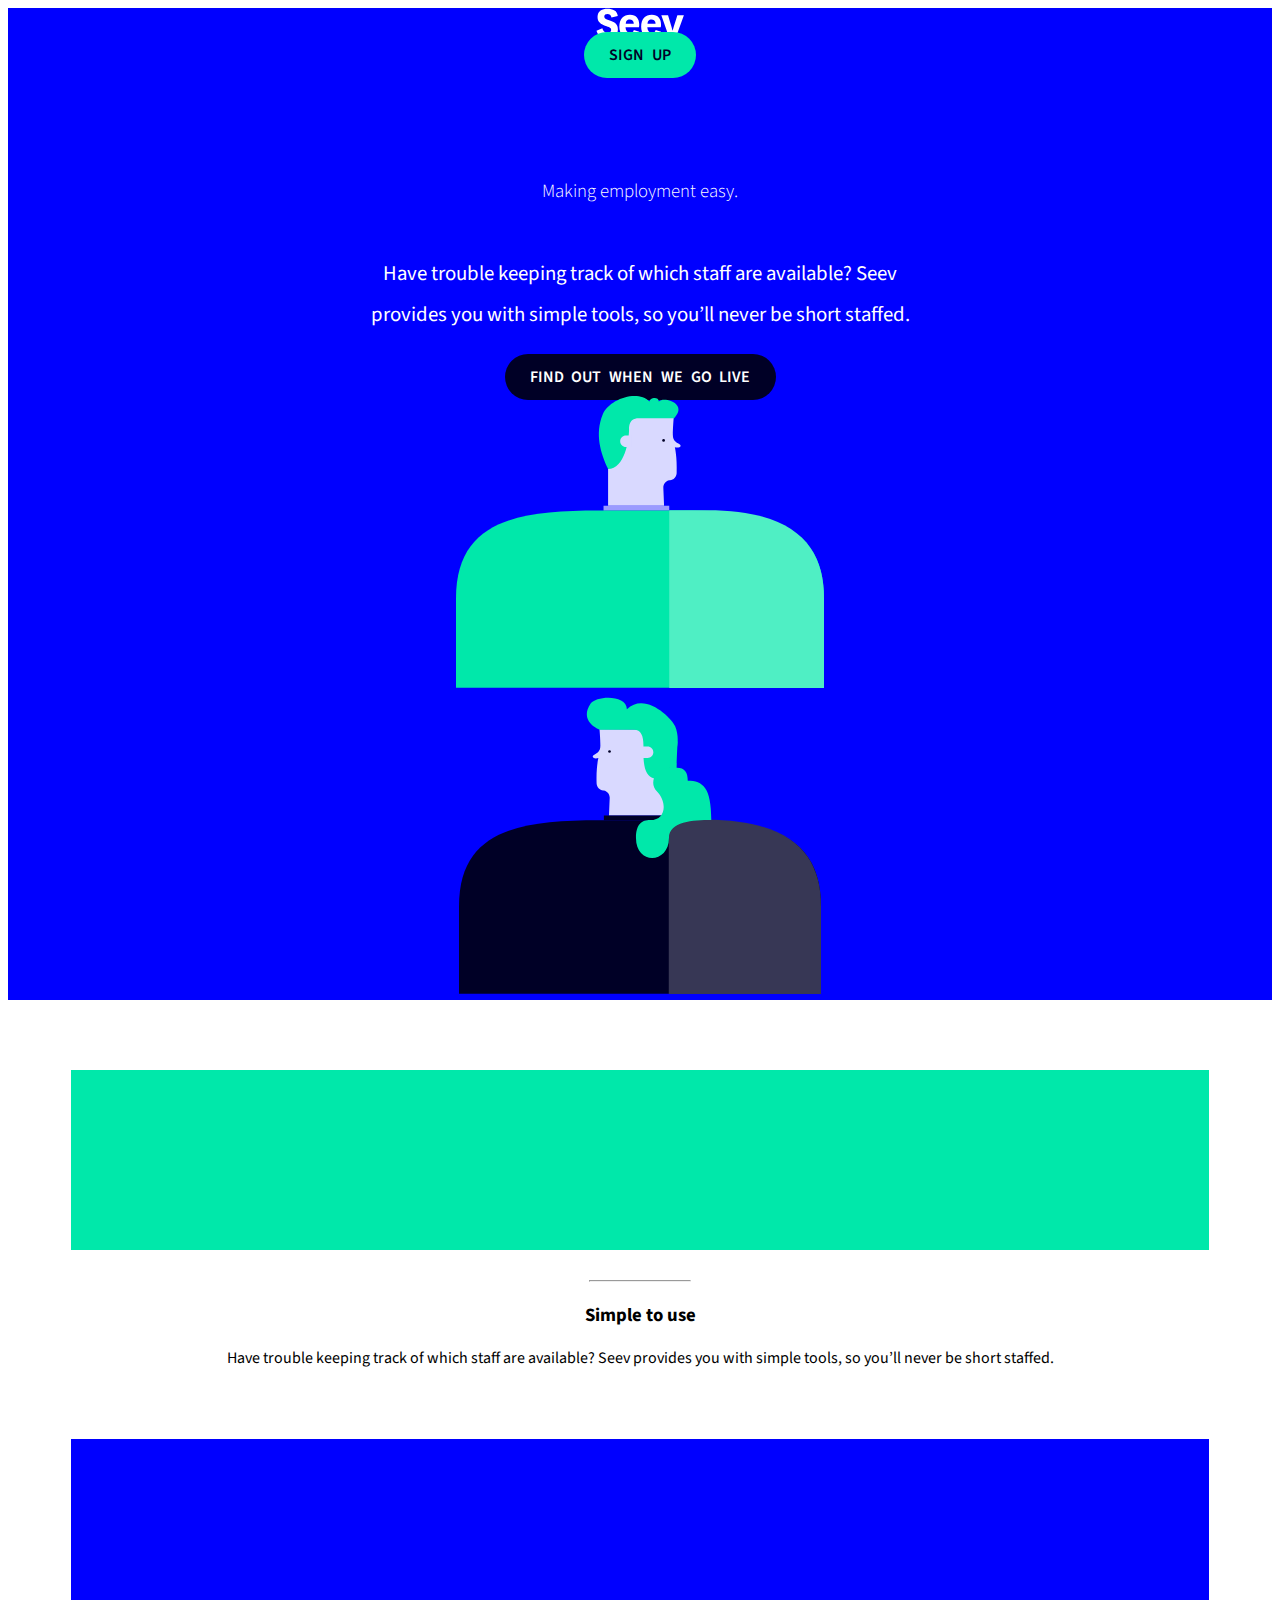
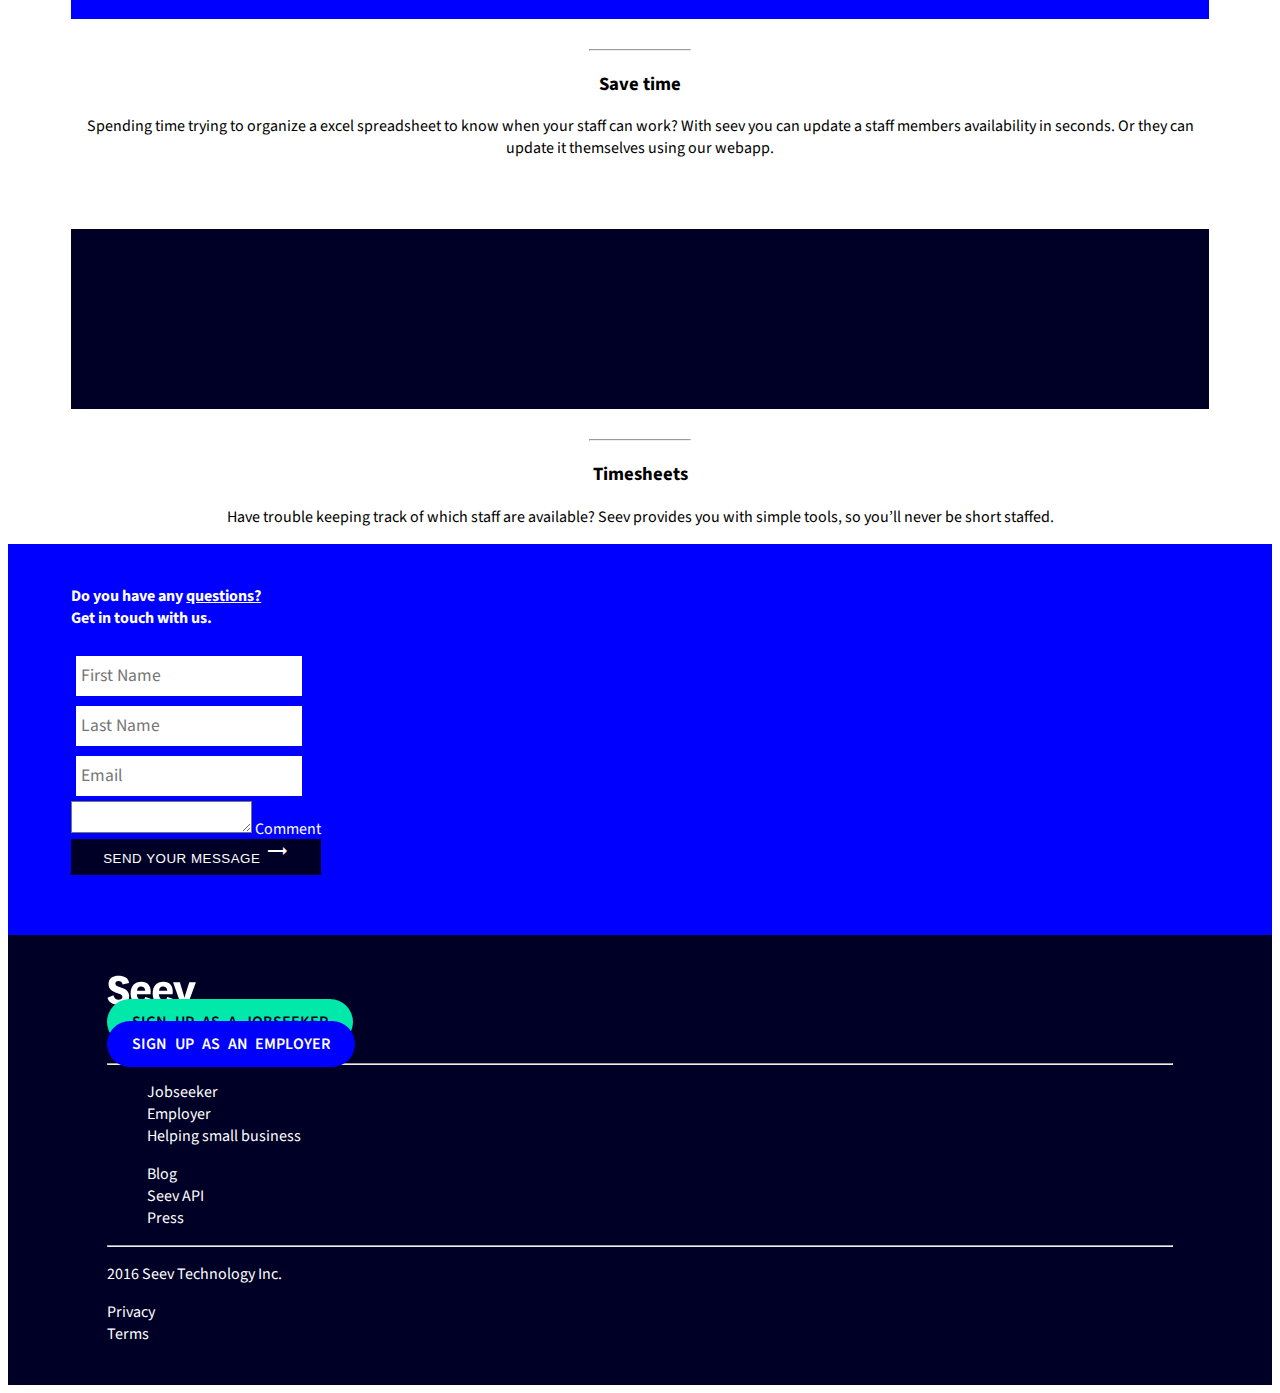
<file: MVP/new one/index.html>
<!DOCTYPE html>
<html>
<head>
	<title>SeeV</title>

	<link rel="stylesheet" href="https://code.getmdl.io/1.1.3/material.indigo-pink.min.css">
	<link href="https://fonts.googleapis.com/icon?family=Material+Icons" rel="stylesheet">
	<link href="https://fonts.googleapis.com/css?family=Source+Sans+Pro" rel="stylesheet">
	<script defer src="https://code.getmdl.io/1.1.3/material.min.js"></script>	

	<link rel="stylesheet" type="text/css" href="css/style.css">

</head>
<body>
<div class="mdl-layout mdl-js-layout">
	<header class="mdl-layout__header seev-header">
	  <div class="container">
	    <div class="mdl-layout__header-row">
	      <!-- Title -->
	      <img src="images/Seev_1.0.svg" class="mdl-layout-title seev-logo" title="logo" id="seev-logo">
	      <!-- Add spacer, to align navigation to the right -->
	      <div class="mdl-layout-spacer"></div>
	      <!-- Navigation -->
	      <nav class="mdl-navigation">
	        <a class="seev-btn seev-green" href="">Sign up</a>
	      </nav>
	    </div>
	    <h3>Making employment easy.</h3>
		<p>Have trouble keeping track of which staff are available? Seev provides you with simple tools, so you’ll never be short staffed.</p>
		<a class="seev-btn seev-black">find out when we go live</a><br>
		<div class="mdl-grid">
			<div class="mdl-cell mdl-cell--6-col">
				<img src="images/Male_01.svg" title="male" id="male">
			</div>
			<div class="mdl-cell mdl-cell--6-col">
				<img src="images/Female_01.svg" title="female" id="female">
			</div>
		</div>
	  </div>
	</header>
	<div class="how-it-works">
			<div class="container">
				<div class="mdl-grid">
			      <div class="mdl-cell mdl-cell--4-col">
			        <div class="how-it-works-panel seev-green">
			        </div>
			        <hr>
			        <h3>Simple to use</h3>
			        <p>Have trouble keeping track of which staff are available? Seev provides you with simple tools, so you’ll never be short staffed.</p>
			      	</div>
			      <div class="mdl-cell mdl-cell--4-col">
			        <div class="how-it-works-panel seev-blue">
			        </div>
			        <hr>
			        <h3>Save time</h3>
			        <p>Spending time trying to organize a excel spreadsheet to know when your staff can work? With seev you can update a staff members availability in seconds. Or they can update it themselves using our webapp.</p>
			      </div>
			      <div class="mdl-cell mdl-cell--4-col">
			        <div class="how-it-works-panel seev-black">
			        </div>
			        <hr>
			        <h3>Timesheets</h3>
			        <p>Have trouble keeping track of which staff are available? Seev provides you with simple tools, so you’ll never be short staffed.</p>
			      </div>
			    </div>
			</div>
	</div>
	<div class="contact-us seev-blue">
		<div class="container">
			<div class="contact-us-tile mdl-cell--4-col">
				<h4>Do you have any <span>questions?</span> <br>
				Get in touch with us.</h4>
				<form action="#">
					<div class="mdl-textfield mdl-js-textfield mdl-cell--6-col">
						<input class="seev-input mdl-cell--12-col" type="text" id="first-name" placeholder="First Name">
					</div>
					<div class="mdl-textfield mdl-js-textfield mdl-cell--6-col">
						<input class="seev-input mdl-cell--12-col" type="text" id="last-name" placeholder="Last Name">
					</div>
					<div class="mdl-textfield mdl-js-textfield mdl-cell--12-col">
						<input class="seev-input mdl-cell--12-col" type="email" id="email" placeholder="Email">
					</div>
					<div class="mdl-textfield mdl-js-textfield mdl-cell--12-col">
						<textarea class="mdl-textfield__input" type="text" rows= "3" id="comments" ></textarea>
						<label class="mdl-textfield__label" for="comments">Comment</label>
					</div>
	 				<button class="seev-btn-send mdl-cell--12-col seev-black" type="submit" name="action">SEND YOUR MESSAGE <i class="material-icons">trending_flat</i></button>
				</form>
			</div>
		</div>
	</div>
	<footer class="seev-black">
			<div class="container">
                <div class="mdl-grid">
                    <div class="mdl-cell--4-col">
                        <img src="images/Seev_1.0.svg" class="mdl-layout-title seev-logo" title="logo" id="seev-logo">
                    </div>
                    <div class="mdl-cell--4-col" id="jobseeker-sign-up">
                        <a class="seev-btn seev-green" data-toggle="modal" data-target="#modal1">
                            SIGN UP AS A JOBSEEKER
						</a>
                    </div>
                    <div class="mdl-cell--4-col" id="employer-sign-up">
                        <a class="seev-btn seev-blue" data-toggle="modal" data-target="#modal1">
                            SIGN UP AS AN EMPLOYER
						</a>
                    </div>
                </div>
                <hr>
                <div class="mdl-grid">
                    <div class="mdl-cell--4-col">
                    </div>
                    <div class="mdl-cell--4-col"> 
                        <ul>
                            <li>
                                <a href="#">Jobseeker</a>
                            </li>
                            <li>
                                <a href="#">Employer</a>
                            </li>
                            <li>
                                <a href="#">Helping small business</a>
                            </li>
                        </ul>
                    </div>
                    <div class="mdl-cell--4-col">
                        <ul>
                            <li>
                                <a href="#">Blog</a>
                            </li>
                            <li>
                                <a href="#">Seev API</a>
                            </li>
                            <li>
                                <a href="#">Press</a>
                            </li>
                        </ul>
                    </div>
                </div>
                <hr>
                <div class="mdl-grid terms-conditions-row">
                    <div class="mdl-cell--4-col">
                        <p>2016 Seev Technology Inc.</p>
                    </div>
                    <div class="mdl-cell--4-col">
                        <a href="#">Privacy</a>
                    </div>
                    <div class="mdl-cell--4-col">
                        <a href="#">Terms</a>
                    </div>
                </div>
            </div>	
		</footer>
</div>
</body>
</html>
</file>
<file: MVP/new one/css/style.css>
body {
	font-family: 'Source Sans Pro', sans-serif;
}
a {
	color: #ffffff;
	text-decoration: none;
}
li {
	list-style-type: none;
}
@media only screen and (min-width: 993px) .container {
    width: 70%;
}
@media only screen and (min-width: 601px) .container {
    width: 85%;
}
.container {
    margin: 0 auto;
    max-width: 1280px;
    width: 90%;
    }
.seev-header {
	min-height: 600px;
	background: #0000FF;
	color: #ffffff;
	text-align: center;
}
.seev-btn {
    color: #000026;
    border-radius: 25px;
    padding: 12px 25px;
    line-height: 1em;
    text-transform: uppercase;
    text-decoration: none;
    font-weight: 600;
    word-spacing: .3em;
}
.seev-green {
	background: #00E8AA !important;
}
.seev-blue {
	background: #0000FF !important;
	color: #ffffff;
}
.seev-black {
	background: #000026 !important;
	color: #ffffff;
}
header img {
	height: 300px;
	margin: 0 5%;
}
header p {
	max-width: 550px;
	line-height: 2em;
	font-size: 1.3em;
	margin: 30px auto;
}
header h3 {
	margin: 0;
	padding: 7rem 0 1.168rem 0;
	font-weight: 300;
}
header .mdl-grid, .mdl-cell {
	margin-bottom: 0px;
	padding-bottom: 0px;
}
.how-it-works hr {
	width: 100px;
	margin: 30px auto 20px;
}
.how-it-works {
	min-height: 500px;
	text-align: center;
}
.how-it-works-panel {
	height: 180px;
	margin-top: 70px; 
}
.seev-logo {
	height: 30px;
}
.contact-us {
	padding: 20px 0px 60px 0px; 
	color: #ffffff;
}
.seev-btn-send {
	border: none;
	letter-spacing: .5px;
	height: 36px;
    line-height: 36px;
    outline: 0;
    padding: 0 2rem;
    text-transform: uppercase;
    vertical-align: middle;
}
.mdl-textfield__input{
	background: #ffffff !important;
	height: 2em;
	color: #000000;
}
.contact-us-tile span {
	text-decoration: underline;
}
footer {
	padding: 40px;
}
.seev-input {
	padding-left: 5px;
	vertical-align: middle;
	box-shadow: none;
	border: none;
	font-family: 'Source Sans Pro', sans-serif;
	font-size: 1.1rem;
	margin: 5px;
	box-sizing: border-box;
	height: 40px;
}
</file>
